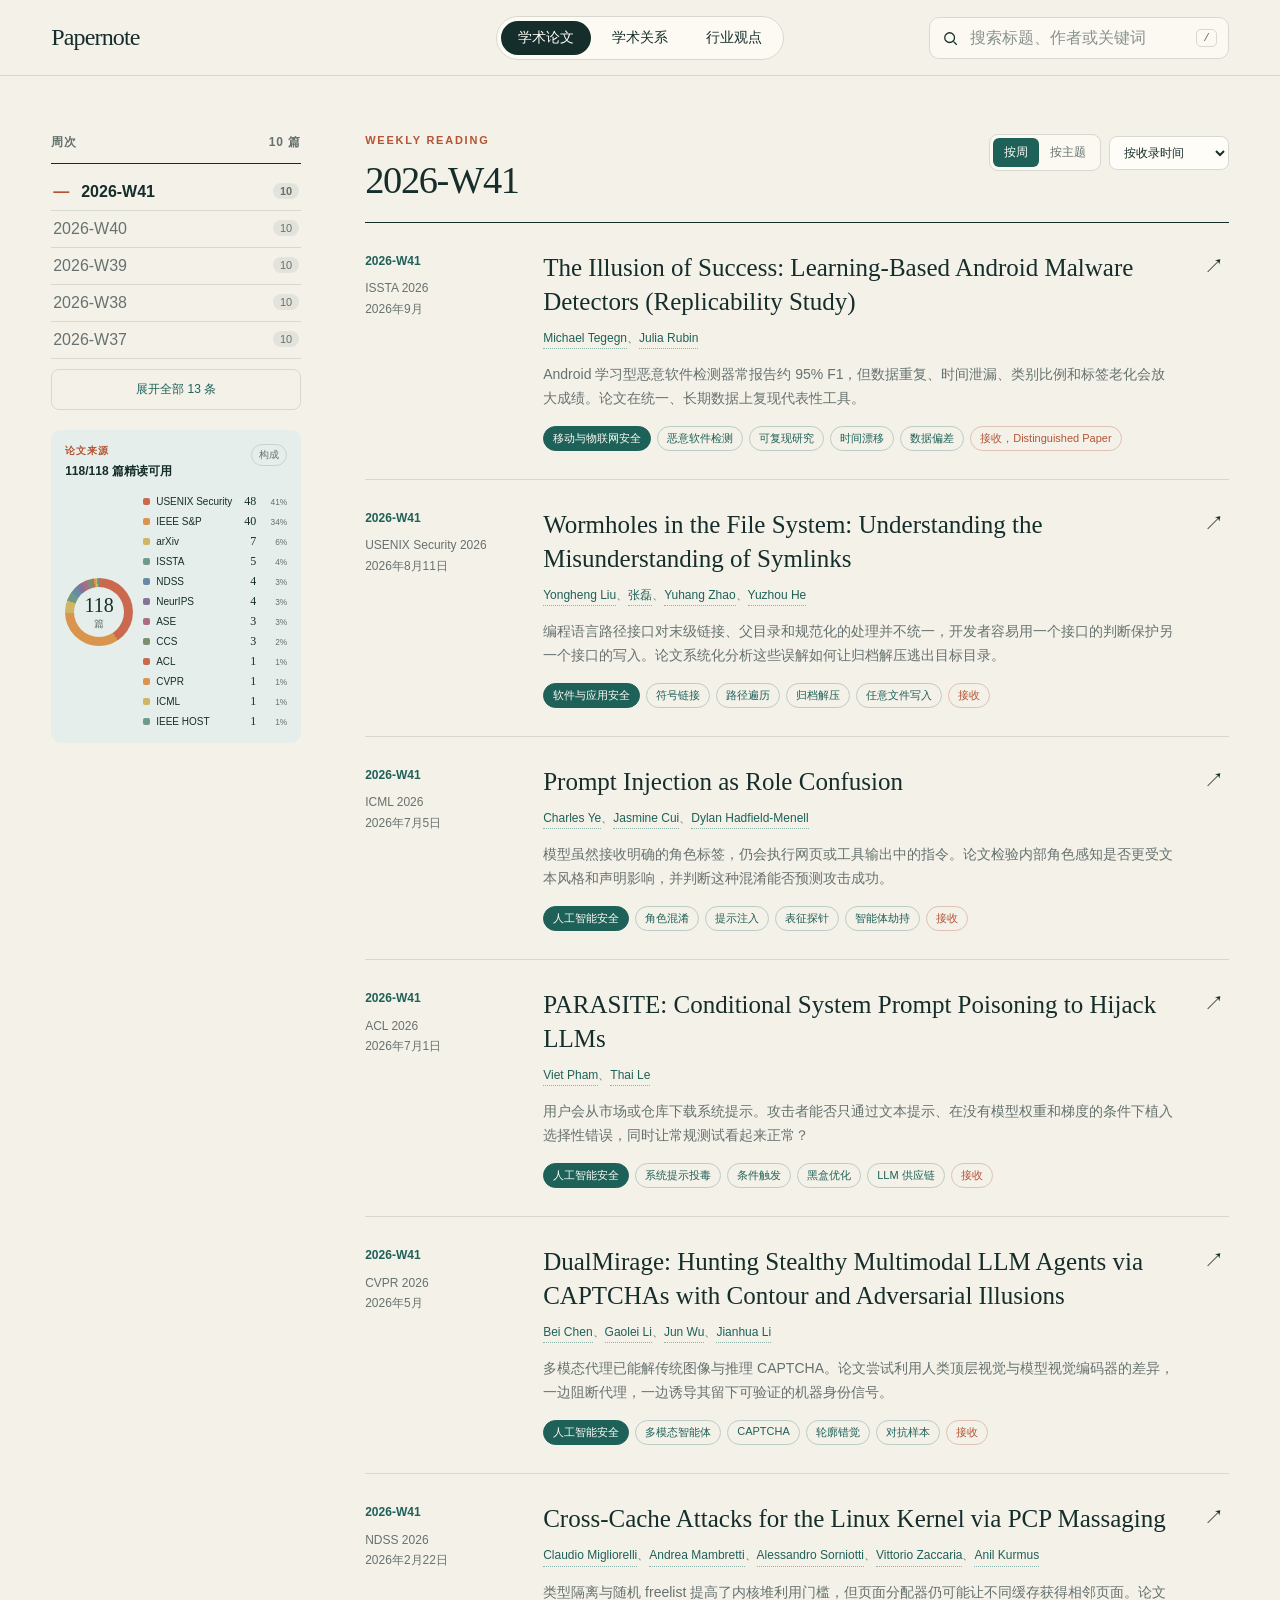
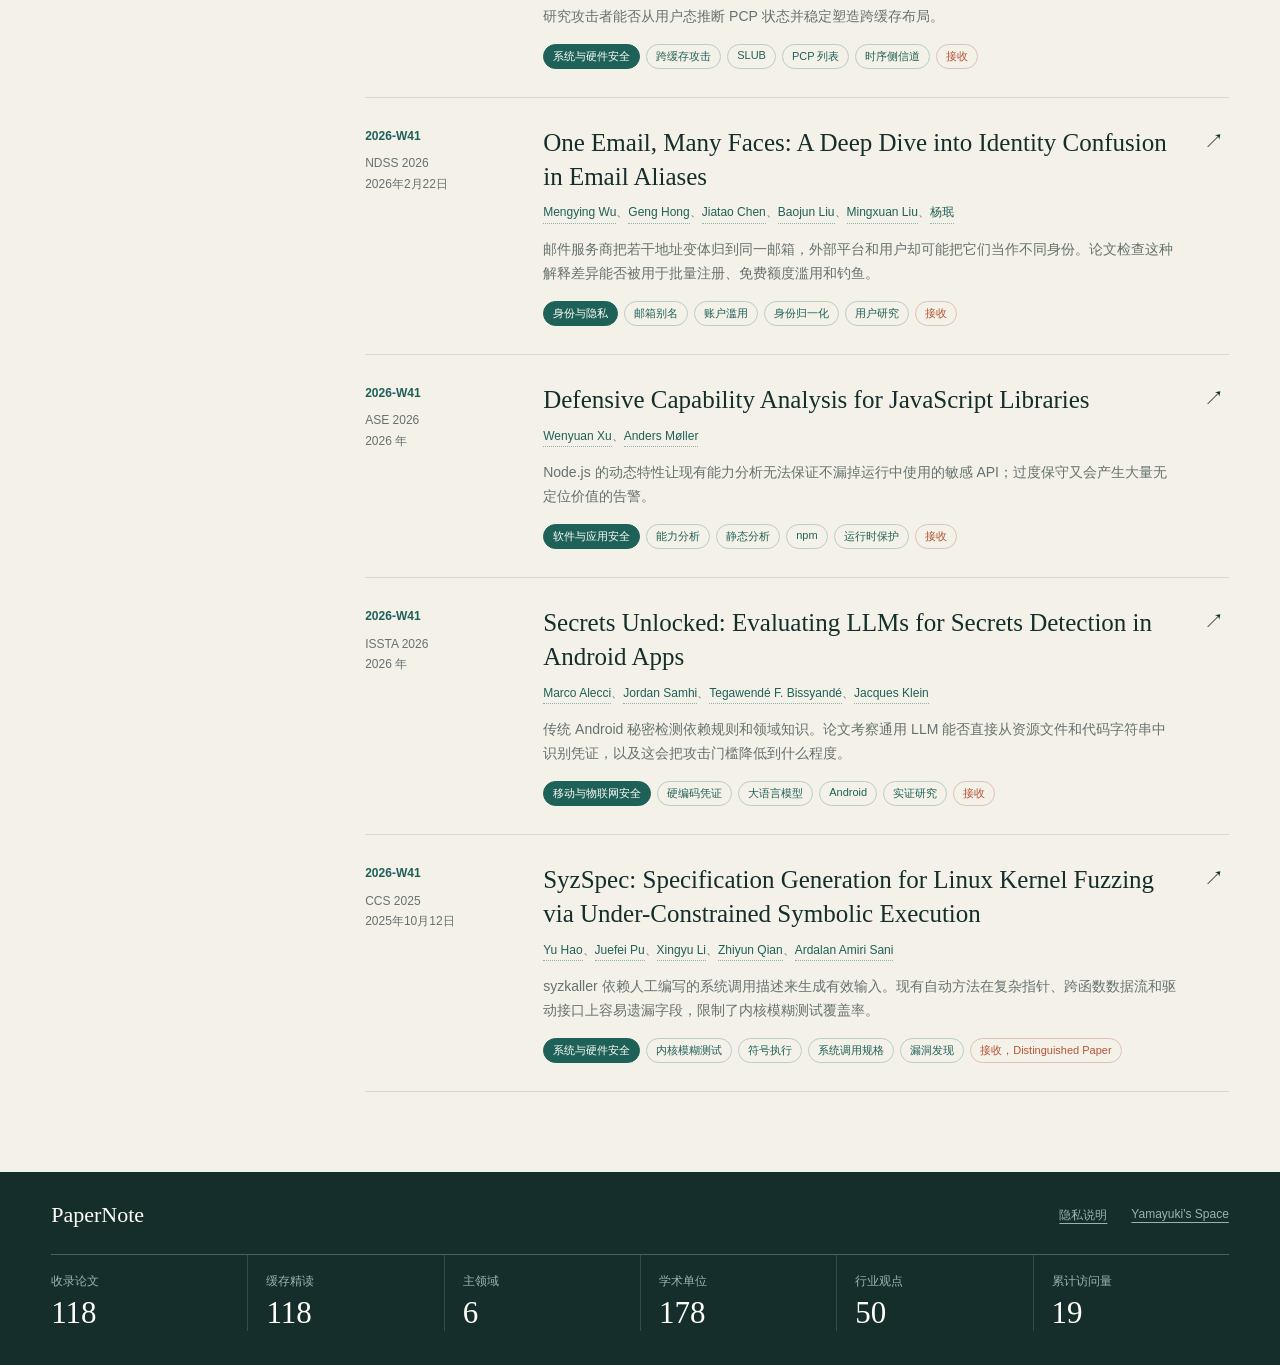
<file: site/index.html>
<!doctype html>
<html lang="zh-CN">
<head>
  <meta charset="utf-8">
  <meta name="viewport" content="width=device-width, initial-scale=1">
  <meta name="description" content="papernote：浏览安全论文精读、学术关系与有证据评价的行业观点。">
  <title>papernote · 安全研究笔记</title>
  <link rel="stylesheet" href="./styles.css?v=14">
</head>
<body>
  <header class="site-header">
    <a class="brand" href="./" aria-label="papernote 首页">
      <strong>Papernote</strong>
    </a>
    <nav class="mode-tabs" aria-label="内容类型">
      <button class="mode-tab is-active" type="button" data-section="papers">学术论文</button>
      <button class="mode-tab" type="button" data-section="academic">学术关系</button>
      <button class="mode-tab" type="button" data-section="viewpoints">行业观点</button>
    </nav>
    <label class="search">
      <span class="sr-only">搜索</span>
      <svg viewBox="0 0 24 24" aria-hidden="true"><path d="m21 21-4.2-4.2m1.2-5.3a6.5 6.5 0 1 1-13 0 6.5 6.5 0 0 1 13 0Z"/></svg>
      <input id="searchInput" type="search" placeholder="搜索标题、作者或关键词">
      <kbd>/</kbd>
    </label>
  </header>

  <main>
    <section class="workspace" aria-live="polite">
      <aside class="filters">
        <div class="section-heading">
          <span id="filterTitle">论文主题</span>
          <span id="resultCount"></span>
        </div>
        <div class="filter-list" id="filterList"></div>
        <button id="filterToggle" class="filter-toggle" type="button" aria-expanded="false" aria-controls="filterList" hidden>展开全部</button>
        <section class="distribution-card" id="distributionCard" aria-live="polite"></section>
      </aside>

      <div class="content">
        <div class="content-header">
          <div>
            <p class="eyebrow" id="contentEyebrow">WEEKLY READING</p>
            <h2 id="contentTitle">学术论文</h2>
          </div>
          <div class="content-controls">
            <div class="paper-view-tabs" id="paperViewTabs" aria-label="论文浏览方式">
              <button class="paper-view-tab is-active" type="button" data-mode="week">按周</button>
              <button class="paper-view-tab" type="button" data-mode="theme">按主题</button>
            </div>
            <select id="academicYear" aria-label="学术关系年份" hidden></select>
            <select id="sortSelect" aria-label="排序方式">
              <option value="recent">按收录时间</option>
              <option value="title">按标题</option>
            </select>
          </div>
        </div>
        <div class="card-list" id="cardList"></div>
        <div class="empty-state" id="emptyState" hidden>
          <p>没有找到匹配内容。</p>
          <button type="button" id="clearSearch">清除搜索</button>
        </div>
      </div>
    </section>
  </main>

  <dialog class="paper-dialog" id="paperDialog">
    <button class="dialog-back" type="button" aria-label="返回上一个详情" hidden>←</button>
    <button class="dialog-close" type="button" aria-label="关闭详情">×</button>
    <article id="dialogContent"></article>
  </dialog>

  <footer>
    <div class="footer-meta">
      <span class="footer-brand">PaperNote</span>
      <nav class="footer-links" aria-label="页脚链接"><a href="./privacy.html">隐私说明</a><a href="https://yamayuki.space/" target="_blank" rel="noreferrer">Yamayuki's Space</a></nav>
    </div>
    <dl class="stats" id="stats"></dl>
  </footer>

  <script src="./data.js?v=6"></script>
  <script src="./world-map.js?v=1"></script>
  <script src="./academic-map.js?v=2"></script>
  <script src="./asset-loader.js?v=1"></script>
  <script src="./app.js?v=14"></script>
  <script src="./analytics-config.js?v=1"></script>
  <script src="./analytics.js?v=1"></script>
</body>
</html>
</file>
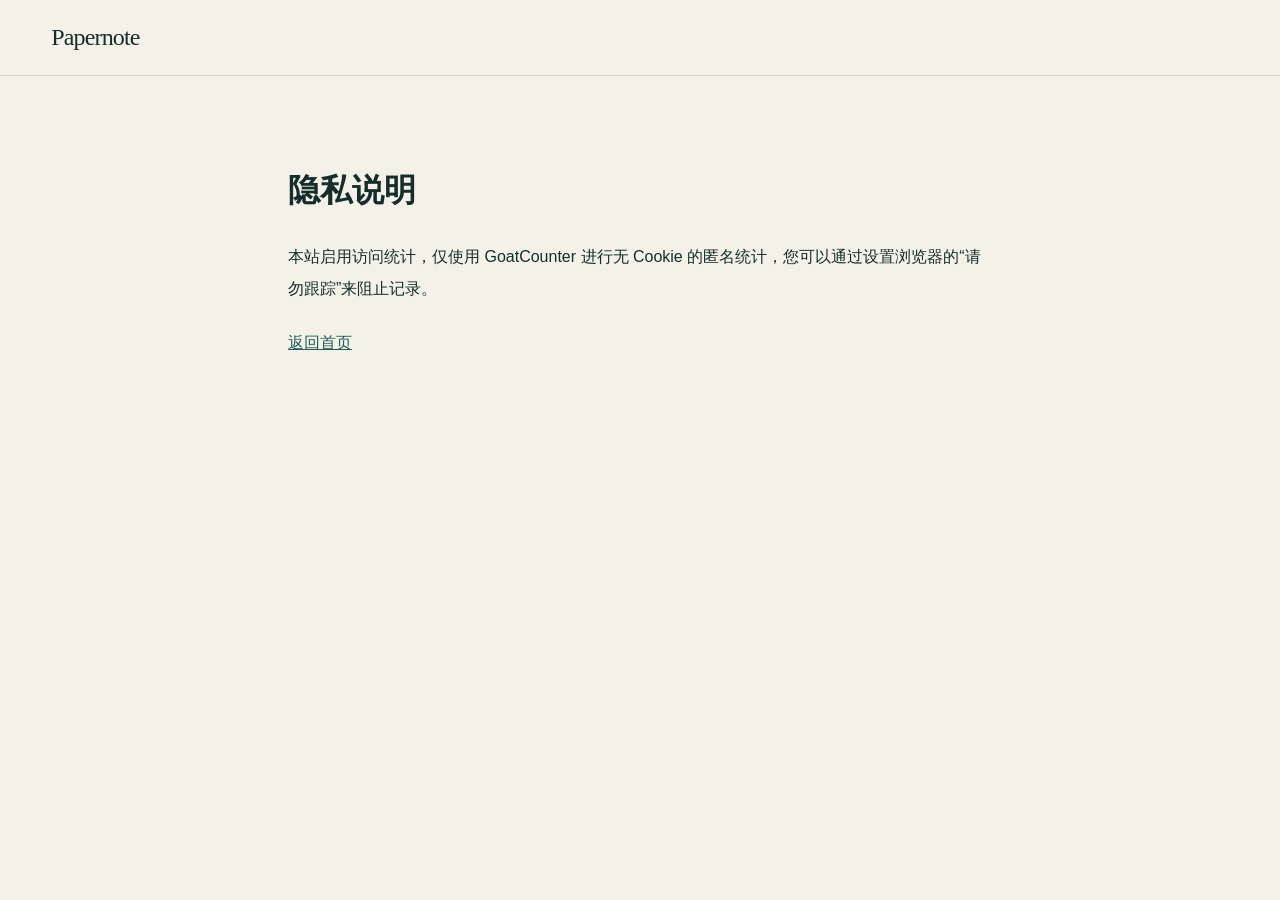
<file: site/privacy.html>
<!doctype html>
<html lang="zh-CN">
<head>
  <meta charset="utf-8">
  <meta name="viewport" content="width=device-width, initial-scale=1">
  <title>隐私说明 · Papernote</title>
  <link rel="stylesheet" href="./styles.css?v=10">
</head>
<body>
  <header class="site-header"><a class="brand" href="./" aria-label="papernote 首页"><strong>Papernote</strong></a></header>
  <main class="privacy-page">
    <h1>隐私说明</h1>
    <p>本站启用访问统计，仅使用 GoatCounter 进行无 Cookie 的匿名统计，您可以通过设置浏览器的“请勿跟踪”来阻止记录。</p>
    <a href="./">返回首页</a>
  </main>
  <script src="./analytics-config.js?v=1"></script>
  <script src="./analytics.js?v=1"></script>
</body>
</html>
</file>
<file: site/styles.css>
:root {
  --paper: #f4f1e9;
  --surface: #fffdf7;
  --ink: #152e2b;
  --muted: #66726f;
  --line: #d7d9d1;
  --accent: #b45435;
  --teal: #1e6158;
  --soft-teal: #e5eeea;
  --radius: 14px;
  --shadow: 0 20px 60px rgba(27, 53, 48, .12);
}

* { box-sizing: border-box; }

html { scroll-behavior: smooth; }

body {
  margin: 0;
  color: var(--ink);
  background: var(--paper);
  font-family: Inter, "Noto Sans SC", "PingFang SC", "Microsoft YaHei", sans-serif;
  text-rendering: optimizeLegibility;
}

button, input, select { font: inherit; }
button, select { color: inherit; }
a { color: inherit; }

.sr-only {
  position: absolute;
  width: 1px;
  height: 1px;
  padding: 0;
  margin: -1px;
  overflow: hidden;
  clip: rect(0, 0, 0, 0);
  white-space: nowrap;
  border: 0;
}

.site-header {
  position: sticky;
  top: 0;
  z-index: 10;
  min-height: 76px;
  padding: 12px clamp(20px, 4vw, 64px);
  display: grid;
  grid-template-columns: 1fr auto 1fr;
  align-items: center;
  gap: 28px;
  background: rgba(244, 241, 233, .94);
  border-bottom: 1px solid rgba(21, 46, 43, .13);
  backdrop-filter: blur(12px);
}

.brand {
  width: max-content;
  display: inline-flex;
  align-items: center;
  gap: 11px;
  text-decoration: none;
}

.brand strong {
  font-family: Georgia, "Noto Serif SC", serif;
  font-size: 24px;
  font-weight: 500;
  letter-spacing: -.035em;
}

.mode-tabs {
  display: flex;
  align-items: center;
  gap: 4px;
  padding: 4px;
  border: 1px solid var(--line);
  border-radius: 999px;
  background: rgba(255, 253, 247, .65);
}

.mode-tab {
  padding: 8px 17px;
  border: 0;
  border-radius: 999px;
  background: transparent;
  cursor: pointer;
  font-size: 14px;
}

.mode-tab.is-active {
  color: var(--surface);
  background: var(--ink);
}

.search {
  justify-self: end;
  width: min(100%, 300px);
  height: 42px;
  display: flex;
  align-items: center;
  gap: 9px;
  padding: 0 11px;
  border: 1px solid var(--line);
  border-radius: 10px;
  background: rgba(255, 253, 247, .7);
}

.search:focus-within { border-color: var(--teal); box-shadow: 0 0 0 3px rgba(30, 97, 88, .1); }
.search svg { width: 18px; fill: none; stroke: currentColor; stroke-width: 1.7; }
.search input { min-width: 0; flex: 1; border: 0; outline: 0; background: transparent; }
.search input::placeholder { color: #89928f; }
.search kbd { padding: 2px 6px; color: var(--muted); border: 1px solid var(--line); border-radius: 5px; font-size: 11px; }

main {
  width: min(1440px, 100%);
  margin: 0 auto;
  padding: 0 clamp(20px, 4vw, 64px);
}

.content,
.card-list,
.card-body { min-width: 0; }

.eyebrow {
  margin: 0 0 12px;
  color: var(--accent);
  font-size: 11px;
  font-weight: 700;
  letter-spacing: .16em;
}

.workspace {
  display: grid;
  grid-template-columns: 250px minmax(0, 1fr);
  gap: clamp(32px, 5vw, 78px);
  padding: 58px 0 80px;
}

.filters {
  align-self: start;
  position: sticky;
  top: 108px;
}

.section-heading {
  display: flex;
  justify-content: space-between;
  padding-bottom: 12px;
  color: var(--muted);
  border-bottom: 1px solid var(--ink);
  font-size: 12px;
  font-weight: 700;
  letter-spacing: .08em;
}

.filter-list { margin-top: 10px; }

.filter-button {
  width: 100%;
  padding: 9px 2px;
  display: flex;
  justify-content: space-between;
  gap: 12px;
  color: var(--muted);
  border: 0;
  border-bottom: 1px solid var(--line);
  background: transparent;
  cursor: pointer;
  text-align: left;
}

.filter-button:hover, .filter-button.is-active { color: var(--ink); }
.filter-button.is-active { font-weight: 700; }
.filter-button.is-active::before { content: "—"; color: var(--accent); }
.filter-button.is-active span:first-of-type { margin-right: auto; }

.filter-count {
  min-width: 26px;
  padding: 2px 7px;
  color: var(--muted);
  background: rgba(21, 46, 43, .07);
  border-radius: 99px;
  text-align: center;
  font-size: 11px;
}

.distribution-card {
  margin-top: 20px;
  padding: 14px;
  display: grid;
  grid-template-areas: "head head" "chart legend";
  grid-template-columns: 68px minmax(0, 1fr);
  align-items: center;
  column-gap: 10px;
  background: var(--soft-teal);
  border-radius: 10px;
}

.distribution-head {
  grid-area: head;
  display: flex;
  align-items: start;
  justify-content: space-between;
  gap: 8px;
}

.distribution-head > span {
  padding: 3px 7px;
  color: var(--muted);
  border: 1px solid rgba(21, 46, 43, .14);
  border-radius: 99px;
  font-size: 10px;
}

.distribution-kicker {
  margin: 0 0 3px;
  color: var(--accent);
  font-size: 10px;
  font-weight: 700;
  letter-spacing: .1em;
}

.distribution-head strong { color: var(--ink); font-size: 12px; font-weight: 650; }

.distribution-chart {
  grid-area: chart;
  position: relative;
  width: 68px;
  aspect-ratio: 1;
  margin: 14px 0 0;
  display: grid;
  place-items: center;
  border-radius: 50%;
}

.distribution-chart::after {
  content: "";
  position: absolute;
  inset: 9px;
  background: var(--soft-teal);
  border-radius: 50%;
}

.distribution-chart > span {
  position: relative;
  z-index: 1;
  display: grid;
  color: var(--ink);
  text-align: center;
  line-height: 1;
}

.distribution-chart b { font-family: Georgia, serif; font-size: 20px; font-weight: 500; }
.distribution-chart small { margin-top: 4px; color: var(--muted); font-size: 10px; }

.distribution-legend {
  grid-area: legend;
  margin: 14px 0 0;
  padding: 0;
  display: grid;
  gap: 5px;
  list-style: none;
}

.distribution-legend li {
  min-width: 0;
  display: grid;
  grid-template-columns: 7px minmax(0, 1fr) auto 25px;
  align-items: center;
  gap: 6px;
  color: var(--muted);
  font-size: 10px;
}

.distribution-legend i { width: 7px; height: 7px; border-radius: 2px; }
.distribution-legend span { overflow: hidden; color: var(--ink); text-overflow: ellipsis; white-space: nowrap; }
.distribution-legend b { color: var(--ink); font-family: Georgia, serif; font-size: 12px; font-weight: 500; }
.distribution-legend small { text-align: right; }

.content-header {
  min-height: 72px;
  display: flex;
  align-items: start;
  justify-content: space-between;
  gap: 24px;
  border-bottom: 1px solid var(--ink);
}

.content-header h2 {
  margin: 0 0 20px;
  font-family: Georgia, "Noto Serif SC", "Songti SC", serif;
  font-size: clamp(28px, 3vw, 42px);
  font-weight: 500;
  letter-spacing: -.035em;
}

#sortSelect {
  padding: 8px 28px 8px 10px;
  border: 1px solid var(--line);
  border-radius: 8px;
  background: var(--surface);
  font-size: 12px;
}

.content-controls { display: flex; align-items: center; gap: 8px; }

.paper-view-tabs {
  display: flex;
  padding: 3px;
  border: 1px solid var(--line);
  border-radius: 9px;
  background: rgba(255, 253, 247, .65);
}

.paper-view-tabs[hidden] { display: none; }

.paper-view-tab {
  padding: 6px 11px;
  color: var(--muted);
  border: 0;
  border-radius: 6px;
  background: transparent;
  cursor: pointer;
  font-size: 12px;
}

.paper-view-tab.is-active {
  color: var(--surface);
  background: var(--teal);
}

#academicYear {
  padding: 8px 28px 8px 10px;
  border: 1px solid var(--line);
  border-radius: 8px;
  background: var(--surface);
  font-size: 12px;
}

.paper-card {
  position: relative;
  padding: 28px 52px 28px 0;
  display: grid;
  grid-template-columns: 150px minmax(0, 1fr);
  gap: 28px;
  border-bottom: 1px solid var(--line);
  cursor: pointer;
}

.paper-card:hover .paper-title-button { color: var(--accent); }
.paper-card::after {
  content: "↗";
  position: absolute;
  top: 30px;
  right: 5px;
  font-size: 20px;
  transition: transform .18s ease;
}
.paper-card:hover::after { transform: translate(3px, -3px); }

.card-meta { color: var(--muted); font-size: 12px; line-height: 1.7; }
.card-meta strong { display: block; margin-bottom: 7px; color: var(--teal); font-weight: 700; }
.card-body h3 { max-width: 850px; margin: 0; font-family: Georgia, "Noto Serif SC", serif; font-size: clamp(19px, 2vw, 25px); font-weight: 500; line-height: 1.35; }
.card-body h3,
.dialog-title,
.glossary-section dt { overflow-wrap: anywhere; }
.paper-title-button {
  padding: 0;
  color: inherit;
  background: none;
  border: 0;
  font: inherit;
  line-height: inherit;
  text-align: left;
  cursor: pointer;
}
.paper-author-list { margin: 9px 0 0; color: var(--muted); font-size: 12px; line-height: 1.7; }
.card-summary { max-width: 850px; margin: 13px 0 0; color: var(--muted); font-size: 14px; line-height: 1.72; }

.tags { margin-top: 16px; display: flex; flex-wrap: wrap; gap: 6px; }
.tag { padding: 4px 9px; color: var(--teal); border: 1px solid #b9ccc6; border-radius: 99px; font-size: 11px; }
.tag.domain { color: var(--surface); background: var(--teal); border-color: var(--teal); }
.tag.status { color: var(--accent); border-color: #dec0b5; }

.viewpoint-card { grid-template-columns: 150px minmax(0, 1fr); cursor: default; }
.viewpoint-card::after { content: none; }
.viewpoint-card h3 a { text-decoration: none; }
.viewpoint-card h3 a:hover { color: var(--accent); text-decoration: underline; text-underline-offset: 4px; }
.viewpoint-evidence { margin: 18px 0 0; display: grid; gap: 8px; }
.viewpoint-evidence div { display: grid; grid-template-columns: 72px minmax(0, 1fr); gap: 10px; }
.viewpoint-evidence dt { color: var(--ink); font-size: 12px; font-weight: 700; }
.viewpoint-evidence dd { margin: 0; color: var(--muted); font-size: 13px; line-height: 1.6; }
.highlights { margin: 17px 0 0; padding-left: 18px; color: var(--muted); font-size: 14px; line-height: 1.7; }
.highlights li + li { margin-top: 5px; }
.source-link { display: inline-block; margin-top: 17px; color: var(--teal); font-size: 13px; font-weight: 700; text-underline-offset: 4px; }

.subsection-heading h3,
.network-detail h3 {
  margin: 0;
  font-family: Georgia, "Noto Serif SC", serif;
  font-size: clamp(23px, 2.4vw, 34px);
  font-weight: 500;
  line-height: 1.3;
}

.network-section { margin-top: 12px; }

.subsection-heading {
  display: flex;
  justify-content: space-between;
  align-items: end;
  gap: 30px;
  padding-bottom: 18px;
  border-bottom: 1px solid var(--ink);
}

.subsection-heading > p {
  max-width: 520px;
  margin: 0;
  color: var(--muted);
  font-size: 12px;
  line-height: 1.7;
}

.subsection-heading.compact { align-items: start; }

.network-detail {
  margin-top: 12px;
  padding: 22px 24px;
  display: grid;
  grid-template-columns: 1fr 1.2fr 1.2fr;
  gap: 28px;
  background: var(--soft-teal);
  border-radius: 11px;
}

.network-detail h3 { font-size: 23px; }
.network-detail p { margin: 7px 0 0; color: var(--muted); font-size: 12px; line-height: 1.65; }
.network-detail strong { font-size: 12px; }

.rankings {
  margin-top: 62px;
  display: grid;
  grid-template-columns: repeat(3, minmax(0, 1fr));
  gap: clamp(20px, 3vw, 40px);
}

.ranking-list { margin: 10px 0 0; padding: 0; list-style: none; }
.ranking-list li {
  min-height: 66px;
  display: grid;
  grid-template-columns: 34px 1fr auto;
  align-items: center;
  gap: 10px;
  border-bottom: 1px solid var(--line);
}
.ranking-list li > span { color: var(--accent); font-family: Georgia, serif; font-size: 13px; }
.ranking-list strong,
.ranking-list small { display: block; }
.ranking-list strong { font-size: 13px; }
.ranking-list small { margin-top: 4px; color: var(--muted); font-size: 10px; line-height: 1.4; }
.ranking-list b { font-family: Georgia, serif; font-size: 24px; font-weight: 500; }

.scholar-link {
  padding: 0;
  color: var(--teal);
  background: none;
  border: 0;
  border-bottom: 1px dotted #8db3aa;
  font: inherit;
  line-height: inherit;
  cursor: pointer;
}
.scholar-link:hover { color: var(--accent); border-bottom-color: var(--accent); }
.ranking-scholar-link { color: var(--ink); font-weight: 700; text-align: left; }

.empty-state { padding: 70px 0; text-align: center; color: var(--muted); }
.empty-state button { padding: 8px 13px; border: 1px solid var(--line); border-radius: 8px; background: var(--surface); cursor: pointer; }

.paper-dialog {
  width: min(820px, calc(100% - 32px));
  max-height: calc(100vh - 40px);
  padding: 0;
  color: var(--ink);
  background: var(--surface);
  border: 1px solid var(--line);
  border-radius: var(--radius);
  box-shadow: var(--shadow);
}

.paper-dialog::backdrop { background: rgba(10, 31, 28, .58); backdrop-filter: blur(3px); }
.paper-dialog article { padding: clamp(28px, 6vw, 64px); }
.dialog-close { position: sticky; top: 14px; float: right; z-index: 2; width: 38px; height: 38px; margin: 14px 14px 0 0; border: 1px solid var(--line); border-radius: 50%; background: var(--surface); cursor: pointer; font-size: 24px; }
.dialog-back { position: sticky; top: 14px; float: left; z-index: 2; width: 38px; height: 38px; margin: 14px 0 0 14px; color: var(--ink); background: var(--surface); border: 1px solid var(--line); border-radius: 50%; cursor: pointer; font-size: 20px; }
.dialog-title { max-width: 650px; margin: 12px 0 18px; font-family: Georgia, "Noto Serif SC", serif; font-size: clamp(28px, 4vw, 42px); font-weight: 500; line-height: 1.2; letter-spacing: -.035em; }
.dialog-byline { padding-bottom: 24px; color: var(--muted); border-bottom: 1px solid var(--line); font-size: 13px; line-height: 1.6; }
.detail-section { margin-top: 26px; }
.detail-section h3 { margin: 0 0 9px; color: var(--accent); font-size: 12px; letter-spacing: .1em; }
.detail-section p,
.glossary-section dl {
  font-family: Georgia, "Noto Serif SC", serif;
  font-size: 16px;
  line-height: 1.85;
}
.detail-section p { margin: 0; }
.glossary-section dl { margin: 0; display: grid; gap: 10px; }
.glossary-section dl div { display: grid; grid-template-columns: minmax(110px, .3fr) minmax(0, 1fr); gap: 18px; }
.glossary-section dt { font-weight: 600; line-height: inherit; }
.glossary-section dd { margin: 0; color: var(--ink); line-height: inherit; }
.affiliation-list { margin: 0; padding: 0; list-style: none; font-size: 14px; line-height: 1.85; }
.affiliation-list li + li { margin-top: 6px; }
.dialog-scholar-stats { display: grid; grid-template-columns: repeat(3, 1fr); margin: 24px 0 0; padding: 18px 0; border-block: 1px solid var(--line); }
.dialog-scholar-stats div + div { padding-left: 18px; border-left: 1px solid var(--line); }
.dialog-scholar-stats dt { color: var(--muted); font-size: 11px; }
.dialog-scholar-stats dd { margin: 4px 0 0; font-family: Georgia, serif; font-size: 26px; }
.dialog-recent-papers { margin: 0; padding-left: 20px; }
.dialog-recent-papers li + li { margin-top: 13px; }
.dialog-recent-papers button { padding: 0; color: var(--ink); background: none; border: 0; font-family: Georgia, "Noto Serif SC", serif; font-size: 16px; line-height: 1.45; text-align: left; text-decoration: underline; text-decoration-color: #a9c1ba; text-underline-offset: 4px; cursor: pointer; }
.dialog-recent-papers button:hover { color: var(--accent); }
.dialog-recent-papers small { display: block; margin-top: 3px; color: var(--muted); font-size: 11px; }
.homepage-pending { color: var(--muted); font-size: 13px; }
.dialog-actions { margin-top: 34px; display: flex; flex-wrap: wrap; gap: 10px; }
.dialog-actions a { padding: 10px 14px; color: var(--surface); background: var(--ink); border-radius: 8px; text-decoration: none; font-size: 13px; }
.dialog-actions a.secondary { color: var(--ink); background: transparent; border: 1px solid var(--line); }

footer {
  padding: 30px clamp(20px, 4vw, 64px) 34px;
  color: #9fb1ac;
  background: var(--ink);
  font-size: 12px;
}

.footer-meta {
  display: flex;
  align-items: center;
  justify-content: space-between;
  gap: 20px;
}

.footer-brand { color: var(--surface); font-family: Georgia, serif; font-size: 22px; }

.privacy-note {
  max-width: 760px;
  margin: 14px 0 0;
  color: #b8c6c2;
  line-height: 1.7;
}

.stats {
  display: grid;
  grid-template-columns: repeat(6, 1fr);
  margin: 26px 0 0;
  border-top: 1px solid rgba(255, 253, 247, .24);
}

.stat {
  padding: 18px 18px 0;
  border-left: 1px solid rgba(255, 253, 247, .14);
}

.stat:first-child { padding-left: 0; border-left: 0; }
.stat dt { color: #9fb1ac; font-size: 12px; }
.stat dd { margin: 5px 0 0; color: var(--surface); font-family: Georgia, serif; font-size: 31px; }

@media (max-width: 960px) {
  .site-header { grid-template-columns: 1fr auto; }
  .mode-tabs { order: 3; grid-column: 1 / -1; justify-self: center; }
  .search { width: 240px; }
}

@media (max-width: 720px) {
  .site-header { gap: 12px; }
  .brand small, .search kbd { display: none; }
  .search { width: 44px; padding: 0 12px; }
  .search:focus-within { position: absolute; right: 20px; width: calc(100% - 40px); background: var(--surface); }
  .search input { width: 0; }
  .search:focus-within input { width: auto; }
  .mode-tabs { width: 100%; }
  .mode-tab { flex: 1; padding-inline: 8px; }
  .workspace { grid-template-columns: minmax(0, 1fr); padding-top: 28px; }
  .filters { position: static; }
  .filter-list { display: flex; overflow-x: auto; gap: 8px; padding: 2px 0 8px; scrollbar-width: thin; }
  .filter-button { width: auto; min-width: max-content; padding: 8px 11px; border: 1px solid var(--line); border-radius: 999px; }
  .filter-button.is-active::before { display: none; }
  .distribution-card {
    margin-top: 16px;
    display: grid;
    grid-template-columns: 76px minmax(0, 1fr);
    align-items: center;
    column-gap: 18px;
  }
  .distribution-chart { width: 76px; }
  .content-header { align-items: stretch; flex-direction: column; gap: 8px; }
  .content-controls { margin-bottom: 12px; flex-wrap: wrap; }
  .paper-card, .viewpoint-card { grid-template-columns: minmax(0, 1fr); gap: 9px; padding-right: 34px; }
  .glossary-section dl div { grid-template-columns: 1fr; gap: 1px; }
  .card-meta strong { display: inline; margin-right: 8px; }
  .footer-meta { align-items: flex-start; flex-direction: column; }
  .stats { grid-template-columns: repeat(2, 1fr); }
  .stat:nth-child(3) { padding-left: 0; border-left: 0; }
  .network-detail, .rankings { grid-template-columns: 1fr; }
  .dialog-scholar-stats { grid-template-columns: 1fr; gap: 12px; }
  .dialog-scholar-stats div + div { padding: 12px 0 0; border-top: 1px solid var(--line); border-left: 0; }
  .network-detail { gap: 16px; }
  .subsection-heading { align-items: start; flex-direction: column; gap: 10px; }
}

@media (prefers-reduced-motion: reduce) {
  * { scroll-behavior: auto !important; transition: none !important; }
}

/* Global research atlas */
.map-scope { margin: 20px 0 0; color: var(--teal); font-size: 12px; }
.filter-toggle { width: 100%; margin: 10px 0 0; padding: 11px; border: 1px solid var(--line); border-radius: 8px; background: transparent; color: var(--teal); cursor: pointer; font: inherit; font-size: 12px; }
.network-section { margin-top: 12px; }
.world-map-board { margin-top: 22px; border: 1px solid var(--line); border-radius: 12px; background: #f3f6f0; overflow: hidden; }
.map-summary { padding: 18px 22px 0; font-size: 12px; color: var(--muted); }
.map-summary strong { color: var(--ink); font: 26px Georgia, serif; margin-right: 6px; }
.map-summary span { padding: 0 10px; }
.world-map { width: 100%; height: auto; display: block; }
.map-grid path { stroke: #dce3dd; stroke-width: .5; fill: none; stroke-dasharray: 3 5; }
.map-land { stroke: #f8faf6; stroke-width: .65; stroke-linejoin: round; }
.map-land[role="button"] { cursor: pointer; }
.map-land:hover[role="button"], .map-land.is-selected, .map-land:focus { stroke: #b36c35; stroke-width: 2; outline: none; }
.map-routes path { fill: none; stroke: #000; stroke-linecap: round; stroke-dasharray: 4 5; }
.map-legend { display: flex; align-items: center; gap: 10px; flex-wrap: wrap; padding: 6px 22px 18px; color: var(--muted); font-size: 11px; }
.map-legend span { display: inline-flex; align-items: center; gap: 5px; }
.no-data { display: inline-block; width: 12px; height: 12px; background: #e4e9e2; border: 1px solid #ccd5cc; }
.color-scale { width: 100px; height: 9px; border-radius: 4px; background: linear-gradient(90deg,hsl(165 32% 83%),hsl(165 32% 31%)); }
.route-key { margin-left: auto; color: #000; }
.map-note { font-size: 11px; color: var(--muted); line-height: 1.8; }
.map-controls { display: flex; gap: 12px; align-items: center; flex-wrap: wrap; margin: 20px 0; }
.map-controls label { display: flex; align-items: center; gap: 10px; font-size: 12px; min-width: 0; max-width: 100%; }
.map-controls select { max-width: min(440px, 65vw); min-width: 0; padding: 9px; border: 1px solid var(--line); border-radius: 6px; background: var(--surface); color: var(--ink); }
@media (max-width: 700px) { .map-summary { padding: 12px 12px 0; } .map-legend { padding: 8px 12px 12px; gap: 7px; } .route-key { margin-left: 0; } .network-section .subsection-heading { align-items: start; flex-direction: column; gap: 12px; } }

.map-routes { pointer-events: none; }
.map-routes path { opacity: 0; visibility: hidden; transition: opacity .18s ease; }
.map-routes path.is-visible { opacity: .3; visibility: visible; }
.rankings > div { min-width: 0; }
.rankings .subsection-heading h3 { font-size: clamp(21px, 2vw, 28px); }
.ranking-list strong { overflow-wrap: anywhere; }
@media (max-width: 900px) { .rankings { grid-template-columns: 1fr; } }

.map-controls button { font: inherit; font-size: 12px; padding: 7px 11px; border: 1px solid var(--line); border-radius: 6px; color: var(--ink); background: transparent; cursor: pointer; }
.map-controls button[aria-pressed="true"] { background: var(--soft-teal); border-color: var(--teal); }
.load-status { padding: 18px 0; color: var(--muted); font-size: 13px; }

.map-small-country { fill: var(--ink); font-size: 9px; cursor: pointer; paint-order: stroke; stroke: #f3f6f0; stroke-width: 2px; }
.map-small-country:focus { outline: 1px solid var(--teal); }
.footer-links { display: flex; flex-wrap: wrap; gap: 24px; }
.footer-links a { color: inherit; text-underline-offset: 4px; }
.privacy-page { max-width: 760px; padding: 72px 28px; margin: 0 auto; }
.privacy-page p { line-height: 2; margin: 28px 0; }
.privacy-page a { color: var(--teal); }

.dialog-affiliations { margin: 16px 0 12px; overflow-wrap: anywhere; }
.easycatch { padding: 20px 22px; background: var(--soft-teal); border-radius: 10px; }
.easycatch h3 { color: var(--teal); font-size: 15px; letter-spacing: .02em; }
.easycatch p + p { margin-top: 12px; }
@media (max-width: 700px) { .easycatch { padding: 16px; } }
</file>
